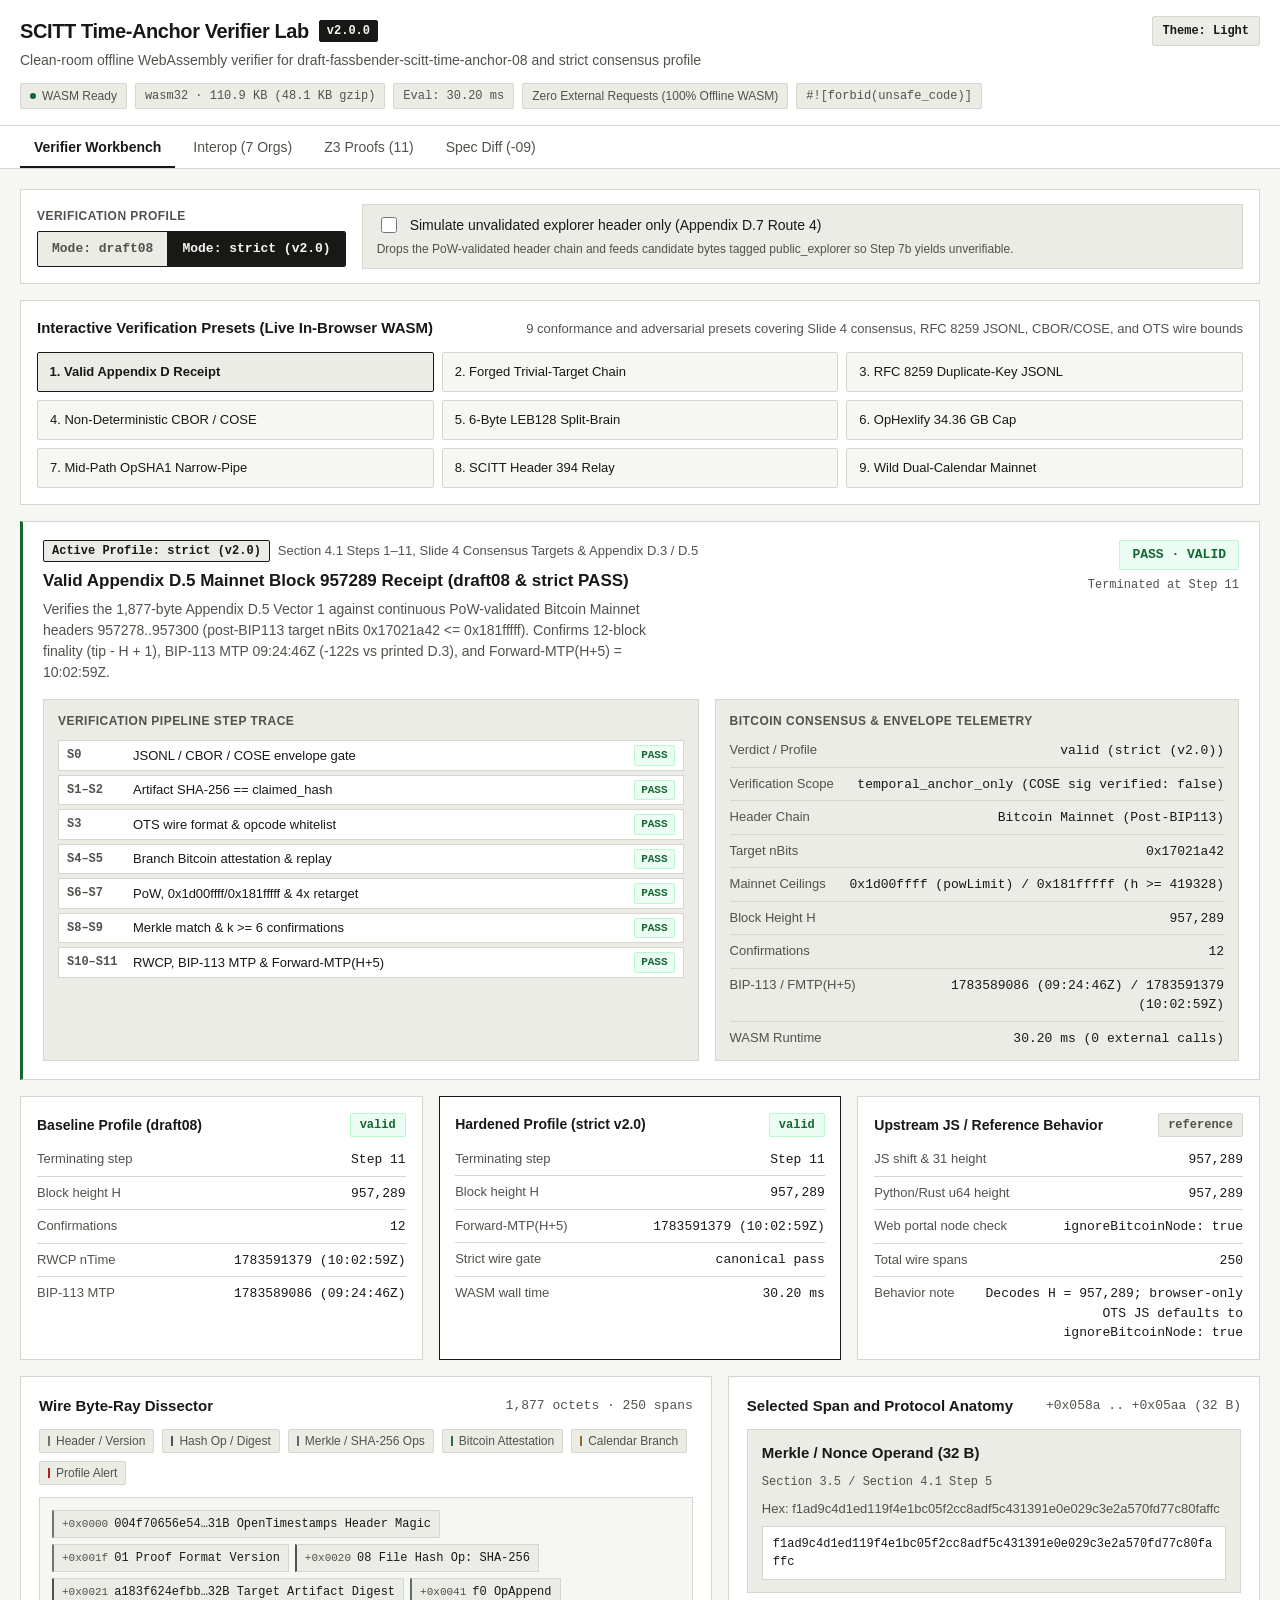
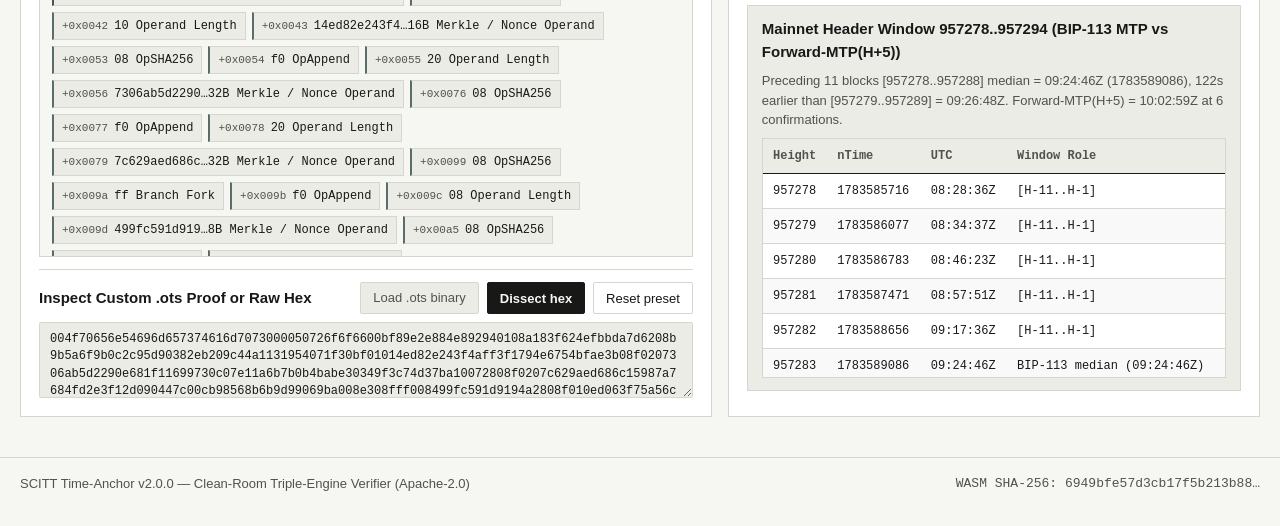
<file: web/index.html>
<!doctype html>
<html lang="en">
<head>
  <meta charset="utf-8">
  <meta name="viewport" content="width=device-width, initial-scale=1">
  <meta name="color-scheme" content="light dark">
  <meta name="darkreader-lock">
  <meta http-equiv="Content-Security-Policy" content="default-src 'self'; script-src 'self' 'wasm-unsafe-eval'; style-src 'self'; img-src 'self' data:; connect-src 'none'; object-src 'none'; base-uri 'self'">
  <title>SCITT Time-Anchor v2.0.0 — Offline WASM Verifier Lab</title>
  <meta name="description" content="Offline RFC Reference Verification Instrument for draft-fassbender-scitt-time-anchor-08 and strict consensus profile (Python 3, Rust, WebAssembly).">
  <meta property="og:type" content="website">
  <meta property="og:title" content="SCITT Time-Anchor v2.0.0 — Offline WASM Verifier Lab">
  <meta property="og:description" content="Offline RFC Reference Verification Instrument: deterministic COSE and OTS proof engine with 131/131 conformance, 11/11 Z3 formal proofs, 64-variant CBOR framing study, and 100,000 mutation fuzz vectors.">
  <meta property="og:image" content="./assets/scitt-time-anchor-v2-og.png">
  <meta property="og:image:type" content="image/png">
  <meta property="og:image:width" content="1280">
  <meta property="og:image:height" content="640">
  <meta property="og:image:alt" content="SCITT Time-Anchor v2.0.0 offline RFC verification instrument showing 131/131 conformance, 11/11 Z3 formal proofs, 100,000 fuzz vectors, 64-variant CBOR framing study, and S0..S11 PASS pipeline trace">
  <meta name="twitter:card" content="summary_large_image">
  <meta name="twitter:title" content="SCITT Time-Anchor v2.0.0 — Offline WASM Verifier Lab">
  <meta name="twitter:description" content="Offline RFC Reference Verification Instrument for draft-fassbender-scitt-time-anchor-08 + strict profile (110.9 KB WASM, 0 external calls).">
  <meta name="twitter:image" content="./assets/scitt-time-anchor-v2-og.png">
  <meta name="twitter:image:alt" content="SCITT Time-Anchor v2.0.0 offline verification summary and S0..S11 receipt pipeline trace">
  <link rel="icon" type="image/svg+xml" href="./assets/favicon.svg">
  <link rel="stylesheet" href="./styles.css">
  <script src="./theme.js"></script>
</head>
<body>
  <header class="site-header">
    <div class="header-inner">
      <div class="header-top-row">
        <div class="brand-block">
          <div class="title-row">
            <h1 class="site-title">SCITT Time-Anchor Verifier Lab</h1>
            <span class="version-tag mono notranslate" translate="no">v2.0.0</span>
          </div>
          <p class="site-subtitle">Clean-room offline WebAssembly verifier for draft-fassbender-scitt-time-anchor-08 and strict consensus profile</p>
        </div>
        <button type="button" id="theme-toggle-btn" class="theme-toggle-btn mono" aria-label="Switch color theme">Theme: System</button>
      </div>
      <div class="runtime-bar" aria-label="WASM runtime telemetry">
        <span id="wasm-status-chip" class="meta-chip"><span id="wasm-status-dot" class="status-dot" aria-hidden="true"></span><span id="wasm-status-text">Initializing WASM</span></span>
        <span class="meta-chip mono notranslate" id="wasm-size-chip" translate="no">110.9 KB WASM</span>
        <span class="meta-chip meta-chip-accent mono notranslate" id="wasm-latency-chip" translate="no">Eval: 0.00 ms</span>
        <span class="meta-chip meta-chip-offline" id="wasm-offline-chip">Zero External Requests (100% Offline WASM)</span>
        <span class="meta-chip mono notranslate" translate="no">#![forbid(unsafe_code)]</span>
      </div>
    </div>
  </header>

  <nav class="tab-bar-wrap" aria-label="Workbench sections">
    <div class="tab-bar" role="tablist" aria-label="Verification views">
      <button type="button" class="tab-btn" role="tab" id="tab-btn-workbench" aria-selected="true" data-tab="workbench">Verifier Workbench</button>
      <button type="button" class="tab-btn" role="tab" id="tab-btn-interop" aria-selected="false" data-tab="interop">Interop (7 Orgs)</button>
      <button type="button" class="tab-btn" role="tab" id="tab-btn-z3" aria-selected="false" data-tab="z3">Z3 Proofs (11)</button>
      <button type="button" class="tab-btn" role="tab" id="tab-btn-diff" aria-selected="false" data-tab="diff">Spec Diff (-09)</button>
    </div>
  </nav>

  <main class="main-shell">
    <!-- TAB 1: VERIFIER WORKBENCH -->
    <section id="panel-workbench" class="tab-panel" role="tabpanel" aria-labelledby="tab-btn-workbench">
      <div class="controls-bar">
        <div class="mode-selector-block">
          <span class="control-label">Verification Profile</span>
          <div class="mode-segmented" role="group" aria-label="Verification profile selector">
            <button type="button" id="mode-btn-draft08" class="mode-btn notranslate" data-mode="draft08" aria-pressed="false" translate="no">Mode: draft08</button>
            <button type="button" id="mode-btn-strict" class="mode-btn is-selected notranslate" data-mode="strict" aria-pressed="true" translate="no">Mode: strict (v2.0)</button>
          </div>
        </div>
        <div class="explorer-control-box">
          <label class="toggle-label" for="explorer-only-toggle">
            <input type="checkbox" id="explorer-only-toggle">
            <span>Simulate unvalidated explorer header only (Appendix D.7 Route 4)</span>
          </label>
          <p id="explorer-toggle-note" class="toggle-note">
            Drops the PoW-validated header chain and feeds candidate bytes tagged public_explorer so Step 7b yields unverifiable.
          </p>
        </div>
      </div>

      <div class="preset-section">
        <div class="section-bar">
          <h2 class="section-heading">Interactive Verification Presets (Live In-Browser WASM)</h2>
          <span class="section-caption">9 conformance and adversarial presets covering Slide 4 consensus, RFC 8259 JSONL, CBOR/COSE, and OTS wire bounds</span>
        </div>
        <div id="preset-grid" class="preset-grid"></div>
      </div>

      <!-- PRIMARY ACTIVE-MODE VERIFICATION VERDICT BANNER -->
      <section id="active-verdict-banner" class="active-verdict-banner" aria-live="polite">
        <div class="avb-header">
          <div class="avb-title-group">
            <div class="avb-kicker-row">
              <span id="avb-mode-pill" class="mode-pill mono notranslate" translate="no">strict (v2.0)</span>
              <span id="brief-cite" class="brief-cite"></span>
            </div>
            <h2 id="brief-title" class="brief-title">Loading preset</h2>
            <p id="brief-summary" class="brief-summary"></p>
          </div>
          <div class="avb-verdict-box">
            <span id="active-verdict-badge" class="outcome-badge outcome-badge-lg outcome-neutral notranslate" translate="no">PENDING</span>
            <span id="active-verdict-step" class="avb-step mono notranslate" translate="no">Step --</span>
          </div>
        </div>

        <div class="avb-grid">
          <div class="avb-subcard">
            <h3 class="subcard-title">Verification Pipeline Step Trace</h3>
            <ol id="step-trace-list" class="step-trace-list notranslate" translate="no"></ol>
          </div>
          <div class="avb-subcard">
            <h3 class="subcard-title">Bitcoin Consensus &amp; Envelope Telemetry</h3>
            <div id="consensus-telemetry-kv" class="kv-list notranslate" translate="no"></div>
          </div>
        </div>
      </section>

      <div id="feedback-banner" class="feedback-banner" role="alert"></div>

      <div class="verdict-grid">
        <article class="verdict-card" id="card-draft08">
          <div class="verdict-card-head">
            <h3 class="verdict-engine-name">Baseline Profile (draft08)</h3>
            <span id="badge-draft08" class="outcome-badge outcome-neutral notranslate" translate="no">pending</span>
          </div>
          <div id="kv-draft08" class="kv-list notranslate" translate="no"></div>
        </article>

        <article class="verdict-card is-active-mode" id="card-strict">
          <div class="verdict-card-head">
            <h3 class="verdict-engine-name">Hardened Profile (strict v2.0)</h3>
            <span id="badge-strict" class="outcome-badge outcome-neutral notranslate" translate="no">pending</span>
          </div>
          <div id="kv-strict" class="kv-list notranslate" translate="no"></div>
        </article>

        <article class="verdict-card" id="card-upstream-js">
          <div class="verdict-card-head">
            <h3 class="verdict-engine-name">Upstream JS / Reference Behavior</h3>
            <span id="badge-upstream-js" class="outcome-badge outcome-neutral notranslate" translate="no">reference</span>
          </div>
          <div id="kv-upstream-js" class="kv-list notranslate" translate="no"></div>
        </article>
      </div>

      <div class="workbench-split">
        <div class="panel-card">
          <div class="section-bar">
            <h3 class="section-heading">Wire Byte-Ray Dissector</h3>
            <span id="dissect-byte-summary" class="section-caption mono notranslate" translate="no">0 octets</span>
          </div>
          <div class="legend-row">
            <span class="legend-tag"><span class="swatch swatch-magic"></span>Header / Version</span>
            <span class="legend-tag"><span class="swatch swatch-digest"></span>Hash Op / Digest</span>
            <span class="legend-tag"><span class="swatch swatch-op"></span>Merkle / SHA-256 Ops</span>
            <span class="legend-tag"><span class="swatch swatch-btc"></span>Bitcoin Attestation</span>
            <span class="legend-tag"><span class="swatch swatch-pending"></span>Calendar Branch</span>
            <span class="legend-tag"><span class="swatch swatch-alert"></span>Profile Alert</span>
          </div>
          <div id="span-stream" class="span-stream notranslate" aria-label="Parsed OpenTimestamps byte spans" translate="no"></div>

          <div class="custom-input-box">
            <div class="input-toolbar">
              <span class="section-heading">Inspect Custom .ots Proof or Raw Hex</span>
              <div class="btn-row">
                <label class="file-label" for="ots-file-input">
                  <span>Load .ots binary</span>
                  <input type="file" id="ots-file-input" accept=".ots,application/octet-stream">
                </label>
                <button type="button" id="btn-run-custom-hex" class="action-btn action-btn-primary">Dissect hex</button>
                <button type="button" id="btn-reset-preset" class="action-btn">Reset preset</button>
              </div>
            </div>
            <textarea id="custom-hex-input" class="hex-textarea notranslate" spellcheck="false" translate="no" aria-label="Hexadecimal OpenTimestamps proof bytes" placeholder="Paste hexadecimal .ots bytes here"></textarea>
          </div>
        </div>

        <div class="panel-card">
          <div class="section-bar">
            <h3 class="section-heading">Selected Span and Protocol Anatomy</h3>
            <span id="selected-offset-chip" class="section-caption mono notranslate" translate="no">+0x0000</span>
          </div>

          <div class="detail-box">
            <h4 id="detail-title" class="detail-title">Select any byte span</h4>
            <div id="detail-section" class="detail-meta"></div>
            <p id="detail-desc" class="detail-desc"></p>
            <div id="detail-hex" class="hex-dump-box notranslate" translate="no"></div>
          </div>

          <div id="dynamic-subpanel"></div>
        </div>
      </div>
    </section>

    <!-- TAB 2: MULTI-VENDOR INTEROP MATRIX -->
    <section id="panel-interop" class="tab-panel" role="tabpanel" aria-labelledby="tab-btn-interop" hidden>
      <div class="metric-strip" id="interop-metrics"></div>

      <div class="panel-card">
        <div class="section-bar">
          <div>
            <h2 id="interop-table-caption" class="section-heading">Table A — Cross-Organization Interoperability Matrix (7 External Codebases + Triple Engine)</h2>
            <span class="section-caption">Real execution outputs across Umarise, OpenTimestamps JS/Python, EMILIA (-06), CryptoGeekPT (-03), DPS Lemonnier (-08), and WEXP / iSoluce SCITT</span>
          </div>
          <div class="btn-row">
            <button type="button" class="action-btn interop-filter-btn action-btn-primary" data-filter="all">All 16 vectors</button>
            <button type="button" class="action-btn interop-filter-btn" data-filter="positive">Mainnet positive</button>
            <button type="button" class="action-btn interop-filter-btn" data-filter="divergence">Divergences &amp; bugs</button>
          </div>
        </div>
        <div tabindex="0" role="region" aria-labelledby="interop-table-caption" class="table-wrapper table-wrapper-stack">
          <table class="data-table">
            <thead>
              <tr>
                <th>Vector</th>
                <th>Umarise &amp; JS OTS</th>
                <th>Python OTS 0.5.0</th>
                <th>EMILIA (-06)</th>
                <th>CryptoGeekPT (-03)</th>
                <th>DPS Lemonnier (-08)</th>
                <th>Triple (draft08)</th>
                <th>Triple (strict)</th>
              </tr>
            </thead>
            <tbody id="interop-tbody"></tbody>
          </table>
        </div>
      </div>

      <div class="panel-card">
        <div class="section-bar">
          <h2 id="scitt-cose-caption" class="section-heading">Live SCITT RFC 9943 / RFC 9942 / RFC 9921 Artifact Interop (WEXP &amp; iSoluce)</h2>
          <span class="section-caption">Verified against upstream pycose 1.1.0, pyscitt 0.15.0, and cbor2 5.9.0</span>
        </div>
        <div id="scitt-cose-summary"></div>
      </div>

      <div class="panel-card">
        <div class="section-bar">
          <h2 id="diff50k-caption" class="section-heading">Table B — Internal Triple-Engine Differential Verification (50,000 Seeded Vectors)</h2>
          <span class="section-caption">Evaluated across Python 3 stdlib, safe Native Rust, and zero-import WebAssembly</span>
        </div>
        <div id="diff50k-summary"></div>
      </div>
    </section>

    <!-- TAB 3: Z3 FORMAL PROOFS -->
    <section id="panel-z3" class="tab-panel" role="tabpanel" aria-labelledby="tab-btn-z3" hidden>
      <div class="metric-strip" id="z3-metrics"></div>
      <div class="panel-card">
        <div class="section-bar">
          <h2 id="z3-table-caption" class="section-heading">Microsoft Z3 SMT Solver Verification Summary (8 Protocol Findings + 3 Soundness Theorems)</h2>
          <span class="section-caption">Every edge case synthesized as SAT in baseline draft08 and proven UNSAT under strict consensus and wire invariants</span>
        </div>
        <div tabindex="0" role="region" aria-labelledby="z3-table-caption" class="table-wrapper table-wrapper-stack">
          <table class="data-table">
            <thead>
              <tr>
                <th>Finding</th>
                <th>Protocol Property</th>
                <th>Baseline draft08 Counterexample (SAT)</th>
                <th>Strict Invariant (UNSAT)</th>
                <th>Concrete Witness</th>
              </tr>
            </thead>
            <tbody id="z3-tbody"></tbody>
          </table>
        </div>
      </div>
    </section>

    <!-- TAB 4: CANDIDATE DRAFT-09 SPEC DIFF -->
    <section id="panel-diff" class="tab-panel" role="tabpanel" aria-labelledby="tab-btn-diff" hidden>
      <div class="panel-card">
        <div class="section-bar">
          <div>
            <h2 class="section-heading">Illustrative Editorial Diff Against draft-fassbender-scitt-time-anchor-08.txt</h2>
            <span class="section-caption">Non-normative implementer feedback verified cleanly with patch --dry-run (100% wild .ots backward compatibility)</span>
          </div>
          <div class="btn-row">
            <button type="button" id="btn-copy-diff" class="action-btn">Copy unified diff</button>
            <a href="./scitt_time_anchor.wasm" download="scitt_time_anchor.wasm" id="btn-download-wasm" class="action-btn">Download .wasm</a>
          </div>
        </div>
        <div id="diff-viewer" class="diff-viewer notranslate" translate="no"></div>
      </div>
    </section>
  </main>

  <footer class="site-footer">
    <span>SCITT Time-Anchor v2.0.0 — Clean-Room Triple-Engine Verifier (Apache-2.0)</span>
    <span class="mono notranslate" id="footer-sha256" translate="no"></span>
  </footer>

  <script src="./wasm_bundle.js"></script>
  <script src="./presets.js"></script>
  <script src="./app.js"></script>
</body>
</html>
</file>
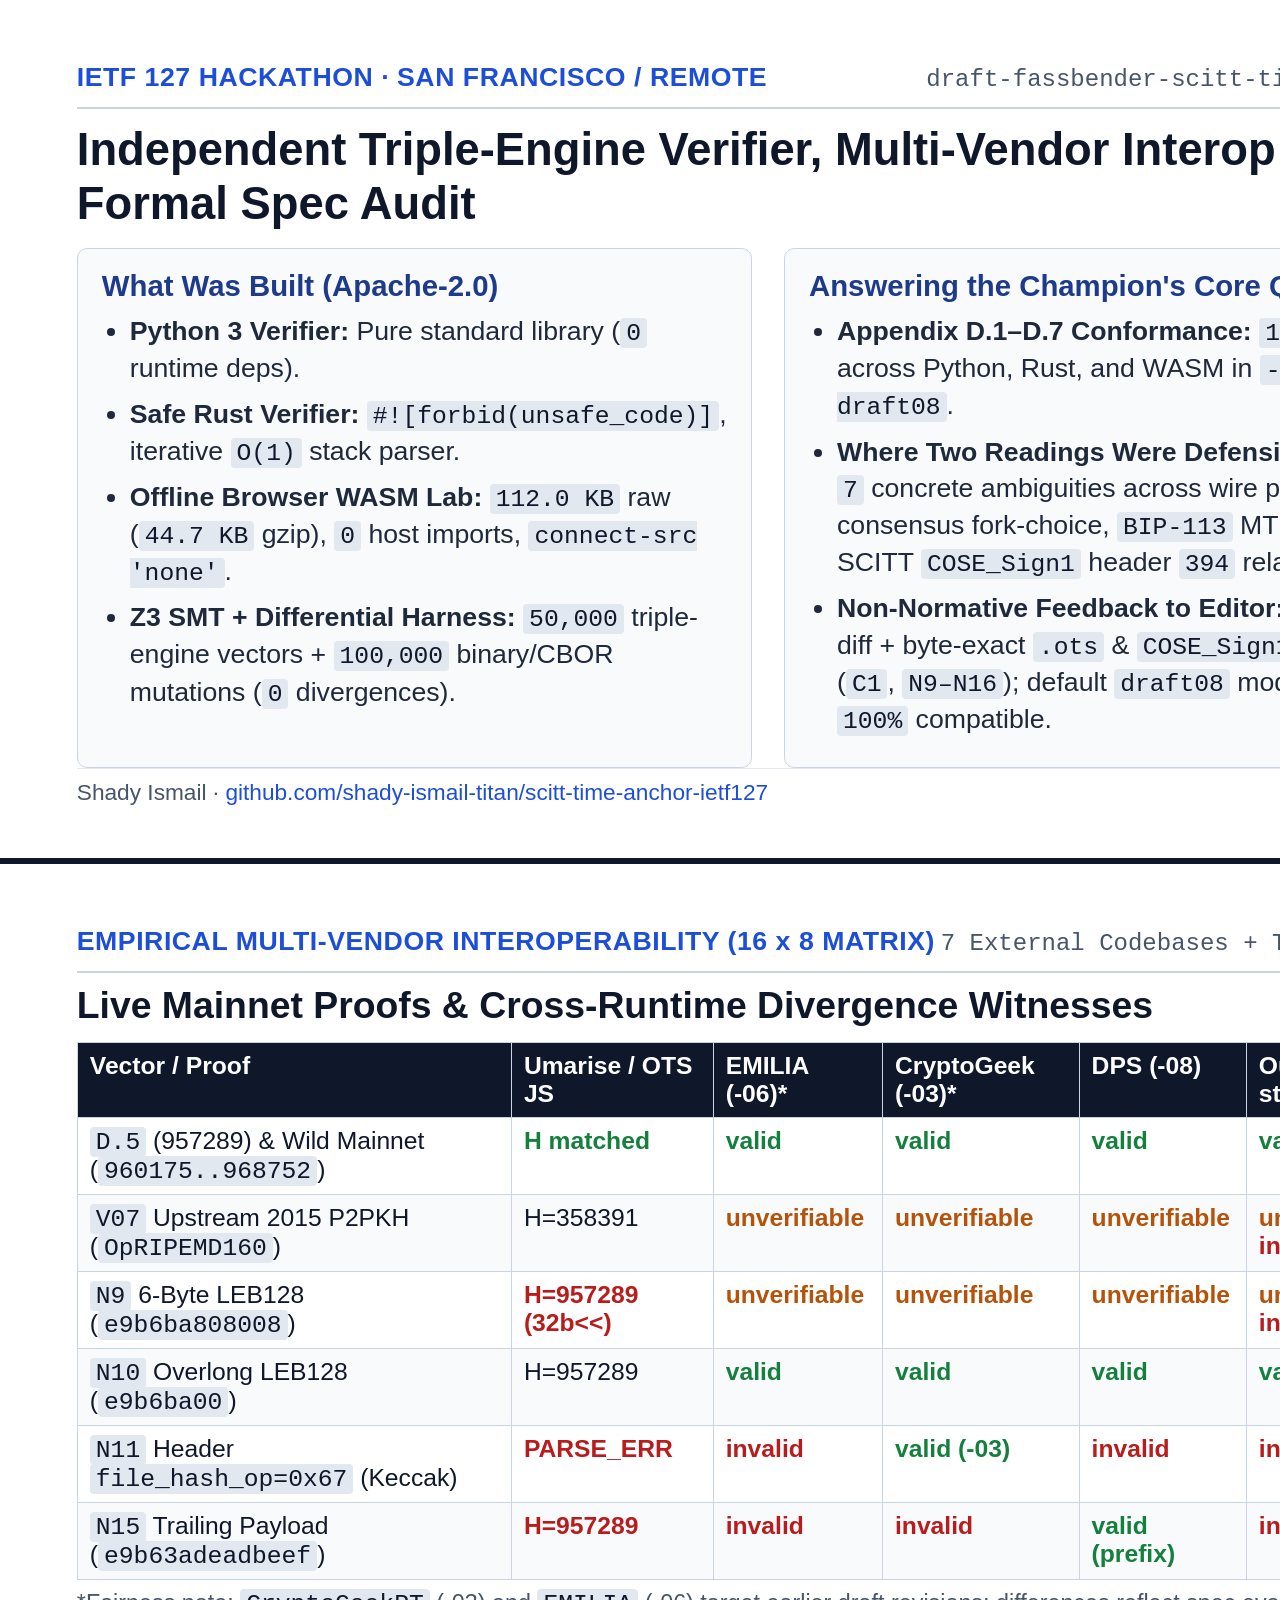
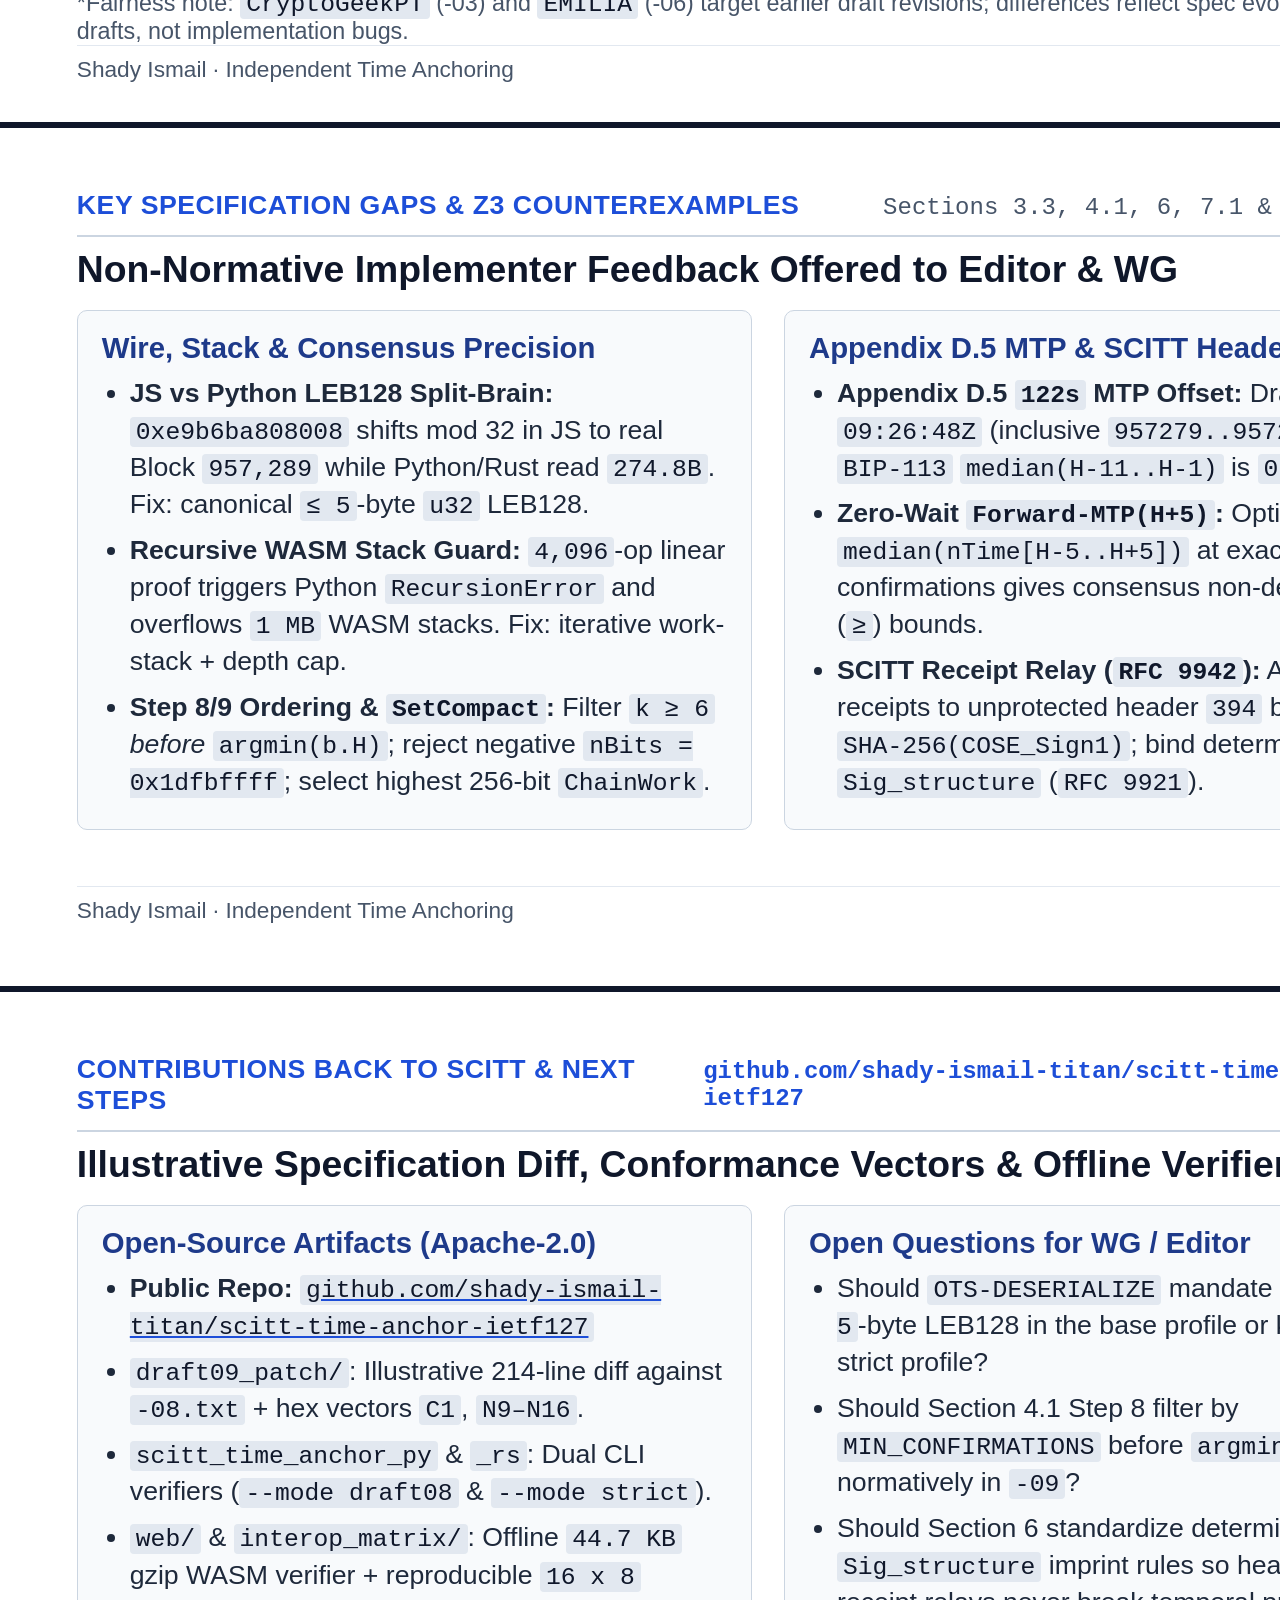
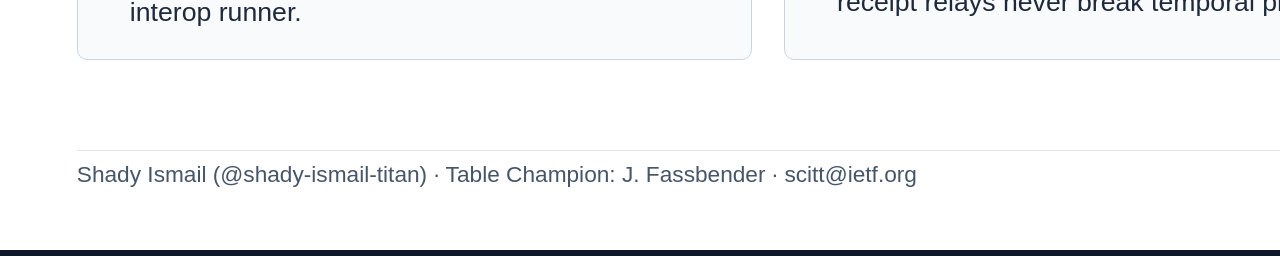
<file: IETF127_SCITT_Time_Anchor_Slides.html>
<!DOCTYPE html>
<html lang="en">
<head>
<meta charset="utf-8">
<title>IETF 127 Hackathon — draft-fassbender-scitt-time-anchor-08</title>
<style>
  @page { size: 16in 9in; margin: 0; }
  * { box-sizing: border-box; margin: 0; padding: 0; }
  body { font-family: -apple-system, BlinkMacSystemFont, "Segoe UI", Roboto, Helvetica, Arial, sans-serif; background: #fff; color: #0f172a; }
  .slide {
    width: 16in; height: 9in; padding: 0.65in 0.8in;
    page-break-after: always; display: flex; flex-direction: column; justify-content: space-between;
    background: #ffffff; border-bottom: 6px solid #0f172a;
  }
  .slide:last-child { page-break-after: auto; }
  .hdr { display: flex; justify-content: space-between; align-items: baseline; border-bottom: 2px solid #cbd5e1; padding-bottom: 14px; }
  .tag { font-size: 20pt; font-weight: 700; color: #1d4ed8; letter-spacing: 0.02em; }
  .meta { font-size: 18pt; color: #475569; font-family: ui-monospace, SFMono-Regular, Menlo, monospace; }
  h1 { font-size: 34pt; line-height: 1.18; color: #0f172a; margin-top: 14px; font-weight: 800; }
  h2 { font-size: 28pt; line-height: 1.2; color: #0f172a; margin-top: 10px; font-weight: 800; }
  .grid2 { display: grid; grid-template-columns: 1fr 1fr; gap: 32px; margin-top: 18px; flex: 1; align-content: start; }
  .card { background: #f8fafc; border: 1.5px solid #cbd5e1; border-radius: 10px; padding: 20px 24px; }
  .card h3 { font-size: 22pt; color: #1e3a8a; margin-bottom: 10px; }
  ul { padding-left: 28px; }
  li { font-size: 20pt; line-height: 1.38; margin-bottom: 9px; color: #1e293b; }
  code { font-family: ui-monospace, SFMono-Regular, Menlo, monospace; background: #e2e8f0; padding: 1px 6px; border-radius: 4px; font-size: 18.5pt; color: #0f172a; }
  table { width: 100%; border-collapse: collapse; margin-top: 14px; font-size: 18.5pt; }
  th, td { border: 1.5px solid #cbd5e1; padding: 9px 12px; text-align: left; vertical-align: top; }
  th { background: #0f172a; color: #ffffff; font-weight: 700; font-size: 18.5pt; }
  tr:nth-child(even) td { background: #f8fafc; }
  .ok { color: #15803d; font-weight: 700; }
  .warn { color: #b45309; font-weight: 700; }
  .bad { color: #b91c1c; font-weight: 700; }
  .ftr { display: flex; justify-content: space-between; font-size: 17pt; color: #475569; border-top: 1px solid #e2e8f0; padding-top: 10px; }
</style>
</head>
<body>

<section class="slide">
  <div>
    <div class="hdr">
      <span class="tag">IETF 127 HACKATHON &middot; SAN FRANCISCO / REMOTE</span>
      <span class="meta">draft-fassbender-scitt-time-anchor-08</span>
    </div>
    <h1>Independent Triple-Engine Verifier, Multi-Vendor Interop &amp; Formal Spec Audit</h1>
    <div class="grid2">
      <div class="card">
        <h3>What Was Built (Apache-2.0)</h3>
        <ul>
          <li><strong>Python 3 Verifier:</strong> Pure standard library (<code>0</code> runtime deps).</li>
          <li><strong>Safe Rust Verifier:</strong> <code>#![forbid(unsafe_code)]</code>, iterative <code>O(1)</code> stack parser.</li>
          <li><strong>Offline Browser WASM Lab:</strong> <code>112.0 KB</code> raw (<code>44.7 KB</code> gzip), <code>0</code> host imports, <code>connect-src 'none'</code>.</li>
          <li><strong>Z3 SMT + Differential Harness:</strong> <code>50,000</code> triple-engine vectors + <code>100,000</code> binary/CBOR mutations (<code>0</code> divergences).</li>
        </ul>
      </div>
      <div class="card">
        <h3>Answering the Champion's Core Question</h3>
        <ul>
          <li><strong>Appendix D.1&ndash;D.7 Conformance:</strong> <code>100%</code> match across Python, Rust, and WASM in <code>--mode draft08</code>.</li>
          <li><strong>Where Two Readings Were Defensible:</strong> Found <code>7</code> concrete ambiguities across wire parsing, consensus fork-choice, <code>BIP-113</code> MTP, and SCITT <code>COSE_Sign1</code> header <code>394</code> relay.</li>
          <li><strong>Non-Normative Feedback to Editor:</strong> Illustrative diff + byte-exact <code>.ots</code> &amp; <code>COSE_Sign1</code> vectors (<code>C1</code>, <code>N9&ndash;N16</code>); default <code>draft08</code> mode stays <code>100%</code> compatible.</li>
        </ul>
      </div>
    </div>
  </div>
  <div class="ftr">
    <span>Shady Ismail &middot; <a href="https://github.com/shady-ismail-titan/scitt-time-anchor-ietf127" style="color:#1d4ed8; text-decoration:none;">github.com/shady-ismail-titan/scitt-time-anchor-ietf127</a></span>
    <span>Slide 1 / 4</span>
  </div>
</section>

<section class="slide">
  <div>
    <div class="hdr">
      <span class="tag">EMPIRICAL MULTI-VENDOR INTEROPERABILITY (16 x 8 MATRIX)</span>
      <span class="meta">7 External Codebases + Triple Engine</span>
    </div>
    <h2>Live Mainnet Proofs &amp; Cross-Runtime Divergence Witnesses</h2>
    <table>
      <thead>
        <tr>
          <th>Vector / Proof</th>
          <th>Umarise / OTS JS</th>
          <th>EMILIA (-06)*</th>
          <th>CryptoGeek (-03)*</th>
          <th>DPS (-08)</th>
          <th>Ours (draft08 / strict)</th>
        </tr>
      </thead>
      <tbody>
        <tr>
          <td><code>D.5</code> (957289) &amp; Wild Mainnet (<code>960175..968752</code>)</td>
          <td class="ok">H matched</td>
          <td class="ok">valid</td>
          <td class="ok">valid</td>
          <td class="ok">valid</td>
          <td class="ok">valid / valid</td>
        </tr>
        <tr>
          <td><code>V07</code> Upstream 2015 P2PKH (<code>OpRIPEMD160</code>)</td>
          <td>H=358391</td>
          <td class="warn">unverifiable</td>
          <td class="warn">unverifiable</td>
          <td class="warn">unverifiable</td>
          <td class="warn">unverifiable / <span class="bad">invalid</span></td>
        </tr>
        <tr>
          <td><code>N9</code> 6-Byte LEB128 (<code>e9b6ba808008</code>)</td>
          <td class="bad">H=957289 (32b&lt;&lt;)</td>
          <td class="warn">unverifiable</td>
          <td class="warn">unverifiable</td>
          <td class="warn">unverifiable</td>
          <td class="warn">unverifiable / <span class="bad">invalid</span></td>
        </tr>
        <tr>
          <td><code>N10</code> Overlong LEB128 (<code>e9b6ba00</code>)</td>
          <td>H=957289</td>
          <td class="ok">valid</td>
          <td class="ok">valid</td>
          <td class="ok">valid</td>
          <td class="ok">valid / <span class="bad">invalid</span></td>
        </tr>
        <tr>
          <td><code>N11</code> Header <code>file_hash_op=0x67</code> (Keccak)</td>
          <td class="bad">PARSE_ERR</td>
          <td class="bad">invalid</td>
          <td class="ok">valid (-03)</td>
          <td class="bad">invalid</td>
          <td class="bad">invalid / invalid</td>
        </tr>
        <tr>
          <td><code>N15</code> Trailing Payload (<code>e9b63adeadbeef</code>)</td>
          <td class="bad">H=957289</td>
          <td class="bad">invalid</td>
          <td class="bad">invalid</td>
          <td class="ok">valid (prefix)</td>
          <td class="bad">invalid / invalid</td>
        </tr>
      </tbody>
    </table>
    <p style="font-size:17.5pt; color:#475569; margin-top:10px;">*Fairness note: <code>CryptoGeekPT</code> (-03) and <code>EMILIA</code> (-06) target earlier draft revisions; differences reflect spec evolution across drafts, not implementation bugs.</p>
  </div>
  <div class="ftr">
    <span>Shady Ismail &middot; Independent Time Anchoring</span>
    <span>Slide 2 / 4</span>
  </div>
</section>

<section class="slide">
  <div>
    <div class="hdr">
      <span class="tag">KEY SPECIFICATION GAPS &amp; Z3 COUNTEREXAMPLES</span>
      <span class="meta">Sections 3.3, 4.1, 6, 7.1 &amp; Appendix D.5</span>
    </div>
    <h2>Non-Normative Implementer Feedback Offered to Editor &amp; WG</h2>
    <div class="grid2">
      <div class="card">
        <h3>Wire, Stack &amp; Consensus Precision</h3>
        <ul>
          <li><strong>JS vs Python LEB128 Split-Brain:</strong> <code>0xe9b6ba808008</code> shifts mod 32 in JS to real Block <code>957,289</code> while Python/Rust read <code>274.8B</code>. Fix: canonical <code>&le; 5</code>-byte <code>u32</code> LEB128.</li>
          <li><strong>Recursive WASM Stack Guard:</strong> <code>4,096</code>-op linear proof triggers Python <code>RecursionError</code> and overflows <code>1 MB</code> WASM stacks. Fix: iterative work-stack + depth cap.</li>
          <li><strong>Step 8/9 Ordering &amp; <code>SetCompact</code>:</strong> Filter <code>k &ge; 6</code> <em>before</em> <code>argmin(b.H)</code>; reject negative <code>nBits = 0x1dfbffff</code>; select highest 256-bit <code>ChainWork</code>.</li>
        </ul>
      </div>
      <div class="card">
        <h3>Appendix D.5 MTP &amp; SCITT Header 394</h3>
        <ul>
          <li><strong>Appendix D.5 <code>122s</code> MTP Offset:</strong> Draft prints <code>09:26:48Z</code> (inclusive <code>957279..957289</code>); exact <code>BIP-113</code> <code>median(H-11..H-1)</code> is <code>09:24:46Z</code>.</li>
          <li><strong>Zero-Wait <code>Forward-MTP(H+5)</code>:</strong> Optional <code>median(nTime[H-5..H+5])</code> at exact <code>6</code> confirmations gives consensus non-decreasing (<code>&ge;</code>) bounds.</li>
          <li><strong>SCITT Receipt Relay (<code>RFC 9942</code>):</strong> Appending receipts to unprotected header <code>394</code> breaks outer <code>SHA-256(COSE_Sign1)</code>; bind deterministic <code>Sig_structure</code> (<code>RFC 9921</code>).</li>
        </ul>
      </div>
    </div>
  </div>
  <div class="ftr">
    <span>Shady Ismail &middot; Independent Time Anchoring</span>
    <span>Slide 3 / 4</span>
  </div>
</section>

<section class="slide">
  <div>
    <div class="hdr">
      <span class="tag">CONTRIBUTIONS BACK TO SCITT &amp; NEXT STEPS</span>
      <span class="meta"><a href="https://github.com/shady-ismail-titan/scitt-time-anchor-ietf127" style="color:#1d4ed8; text-decoration:none; font-weight:700;">github.com/shady-ismail-titan/scitt-time-anchor-ietf127</a></span>
    </div>
    <h2>Illustrative Specification Diff, Conformance Vectors &amp; Offline Verifier</h2>
    <div class="grid2">
      <div class="card">
        <h3>Open-Source Artifacts (Apache-2.0)</h3>
        <ul>
          <li><strong>Public Repo:</strong> <a href="https://github.com/shady-ismail-titan/scitt-time-anchor-ietf127" style="color:#1d4ed8; text-decoration:underline;"><code>github.com/shady-ismail-titan/scitt-time-anchor-ietf127</code></a></li>
          <li><code>draft09_patch/</code>: Illustrative 214-line diff against <code>-08.txt</code> + hex vectors <code>C1</code>, <code>N9&ndash;N16</code>.</li>
          <li><code>scitt_time_anchor_py</code> &amp; <code>_rs</code>: Dual CLI verifiers (<code>--mode draft08</code> &amp; <code>--mode strict</code>).</li>
          <li><code>web/</code> &amp; <code>interop_matrix/</code>: Offline <code>44.7 KB</code> gzip WASM verifier + reproducible <code>16 x 8</code> interop runner.</li>
        </ul>
      </div>
      <div class="card">
        <h3>Open Questions for WG / Editor</h3>
        <ul>
          <li>Should <code>OTS-DESERIALIZE</code> mandate canonical <code>&le; 5</code>-byte LEB128 in the base profile or keep it in a strict profile?</li>
          <li>Should Section 4.1 Step 8 filter by <code>MIN_CONFIRMATIONS</code> before <code>argmin(b.H)</code> normatively in <code>-09</code>?</li>
          <li>Should Section 6 standardize deterministic <code>Sig_structure</code> imprint rules so header <code>394</code> receipt relays never break temporal proofs?</li>
        </ul>
      </div>
    </div>
  </div>
  <div class="ftr">
    <span>Shady Ismail (@shady-ismail-titan) &middot; Table Champion: J. Fassbender &middot; scitt@ietf.org</span>
    <span>Slide 4 / 4</span>
  </div>
</section>

</body>
</html>
</file>
<file: web/styles.css>
/* SCITT Time-Anchor v2.0.0 — RFC Reference Instrument (Dieter Rams 0-2px Geometry x IETF Utility) */
:root {
  color-scheme: light dark;

  /* Calibrated Matte Neutral Surfaces (Light Mode) */
  --bg-page: #f6f6f3;
  --bg-surface: #ffffff;
  --bg-recessed: #ecece7;
  --bg-muted: #e2e2db;
  --border-hairline: #d6d6ce;
  --border-mid: #a8a89f;
  --border-strong: #181817;

  /* Calibrated Inks (Light Mode) */
  --text-primary: #181817;
  --text-secondary: #52524c;
  --text-muted: #73736b;

  /* Structural Monochrome Active Controls (Light Mode) */
  --ctrl-active-bg: #181817;
  --ctrl-active-ink: #f6f6f3;
  --ctrl-active-hover: #2f2f2b;
  --ctrl-emphasis-border: #181817;
  --row-zebra: rgba(0, 0, 0, 0.025);

  /* Four Unambiguous Cryptographic States ONLY */
  --valid-ink: #166534;
  --valid-bg: #ecfdf3;
  --valid-border: #bbf7d0;

  --unverifiable-ink: #b45309;
  --unverifiable-bg: #fffbeb;
  --unverifiable-border: #fde68a;

  --invalid-ink: #b91c1c;
  --invalid-bg: #fef2f2;
  --invalid-border: #fecaca;

  --lockdown-ink: #92400e;
  --lockdown-badge-ink: #92400e;
  --lockdown-bg: #ecece7;
  --lockdown-border: #92400e;

  /* Selection & Scrollbar */
  --sel-bg: #181817;
  --sel-ink: #f6f6f3;
  --scroll-thumb: #a8a89f;
  --scroll-track: #f6f6f3;

  /* Muted Tonal Left-Edge Indicators for Wire Byte-Ray Dissector */
  --swatch-magic: #73736b;
  --swatch-digest: #52524c;
  --swatch-op: #5b6d68;
  --swatch-btc: #2f6b47;
  --swatch-pending: #8f6a2e;
  --swatch-alert: #b91c1c;

  /* Typography — Clean System Sans & Tabular Monospace Only */
  --font-sans: -apple-system, BlinkMacSystemFont, "Segoe UI", Roboto, "Helvetica Neue", Arial, sans-serif;
  --font-mono: ui-monospace, SFMono-Regular, Menlo, Monaco, Consolas, "Liberation Mono", monospace;
}

:root:has(> head > meta[name="color-scheme"][content="dark"]),
html[data-theme="dark"] {
  color-scheme: dark;
}

:root:has(> head > meta[name="color-scheme"][content="light"]),
html[data-theme="light"] {
  color-scheme: light;
}

@media (prefers-color-scheme: dark) {
  :root:not([data-theme="light"]) {
    --bg-page: #151514;
    --bg-surface: #1c1c1a;
    --bg-recessed: #232320;
    --bg-muted: #2a2a26;
    --border-hairline: #2f2f2b;
    --border-mid: #40403b;
    --border-strong: #52524c;

    --text-primary: #e8e8e4;
    --text-secondary: #a3a39c;
    --text-muted: #787870;

    --ctrl-active-bg: #e8e8e4;
    --ctrl-active-ink: #151514;
    --ctrl-active-hover: #d4d4ce;
    --ctrl-emphasis-border: #e8e8e4;
    --row-zebra: rgba(255, 255, 255, 0.025);

    --valid-ink: #4ade80;
    --valid-bg: #14231a;
    --valid-border: #22543d;

    --unverifiable-ink: #fbbf24;
    --unverifiable-bg: #261f12;
    --unverifiable-border: #614b1a;

    --invalid-ink: #f87171;
    --invalid-bg: #281616;
    --invalid-border: #632626;

    --lockdown-ink: #e8e8e4;
    --lockdown-badge-ink: #f59e0b;
    --lockdown-bg: #232320;
    --lockdown-border: #d97706;

    --sel-bg: #e8e8e4;
    --sel-ink: #151514;
    --scroll-thumb: #52524c;
    --scroll-track: #151514;

    --swatch-magic: #787870;
    --swatch-digest: #a3a39c;
    --swatch-op: #7a948c;
    --swatch-btc: #4b9e6d;
    --swatch-pending: #b88e44;
    --swatch-alert: #f87171;
  }
}

html[data-theme="dark"] {
  --bg-page: #151514;
  --bg-surface: #1c1c1a;
  --bg-recessed: #232320;
  --bg-muted: #2a2a26;
  --border-hairline: #2f2f2b;
  --border-mid: #40403b;
  --border-strong: #52524c;

  --text-primary: #e8e8e4;
  --text-secondary: #a3a39c;
  --text-muted: #787870;

  --ctrl-active-bg: #e8e8e4;
  --ctrl-active-ink: #151514;
  --ctrl-active-hover: #d4d4ce;
  --ctrl-emphasis-border: #e8e8e4;
  --row-zebra: rgba(255, 255, 255, 0.025);

  --valid-ink: #4ade80;
  --valid-bg: #14231a;
  --valid-border: #22543d;

  --unverifiable-ink: #fbbf24;
  --unverifiable-bg: #261f12;
  --unverifiable-border: #614b1a;

  --invalid-ink: #f87171;
  --invalid-bg: #281616;
  --invalid-border: #632626;

  --lockdown-ink: #e8e8e4;
  --lockdown-badge-ink: #f59e0b;
  --lockdown-bg: #232320;
  --lockdown-border: #d97706;

  --sel-bg: #e8e8e4;
  --sel-ink: #151514;
  --scroll-thumb: #52524c;
  --scroll-track: #151514;

  --swatch-magic: #787870;
  --swatch-digest: #a3a39c;
  --swatch-op: #7a948c;
  --swatch-btc: #4b9e6d;
  --swatch-pending: #b88e44;
  --swatch-alert: #f87171;
}

*,
*::before,
*::after {
  box-sizing: border-box;
  box-shadow: none;
  background-image: none;
}

::selection {
  background-color: var(--sel-bg);
  color: var(--sel-ink);
}

html {
  font-size: 16px;
  scrollbar-color: var(--scroll-thumb) var(--scroll-track);
}

body {
  margin: 0;
  padding: 0;
  background-color: var(--bg-page);
  color: var(--text-primary);
  font-family: var(--font-sans);
  line-height: 1.5;
  -webkit-font-smoothing: antialiased;
  overflow-x: hidden;
}

[hidden] {
  display: none !important;
}

:focus-visible {
  outline: 2px solid var(--text-primary);
  outline-offset: 2px;
}

.mono {
  font-family: var(--font-mono);
  font-variant-numeric: tabular-nums;
}

code {
  font-family: var(--font-mono);
  font-variant-numeric: tabular-nums;
  font-size: 0.875em;
  padding: 1px 4px;
  border-radius: 0px;
  border: 1px solid var(--border-hairline);
  background-color: var(--bg-recessed);
  color: var(--text-primary);
}

/* Header & Quiet Monochrome Telemetry Strip */
.site-header {
  background-color: var(--bg-surface);
  border-bottom: 1px solid var(--border-hairline);
  margin: 0;
}

.header-inner {
  max-width: 1440px;
  margin: 0 auto;
  padding: 16px 20px;
  display: flex;
  flex-direction: column;
  gap: 12px;
}

.header-top-row {
  display: flex;
  align-items: flex-start;
  justify-content: space-between;
  gap: 12px;
  flex-wrap: wrap;
}

.brand-block {
  display: flex;
  flex-direction: column;
  gap: 4px;
  min-width: 0;
  flex: 1 1 260px;
}

.theme-toggle-btn {
  appearance: none;
  min-height: 30px;
  padding: 4px 10px;
  border-radius: 2px;
  border: 1px solid var(--border-hairline);
  background-color: var(--bg-recessed);
  color: var(--text-primary);
  font-family: var(--font-mono);
  font-variant-numeric: tabular-nums;
  font-size: 0.75rem;
  font-weight: 600;
  cursor: pointer;
  white-space: nowrap;
  flex-shrink: 0;
  transition: background-color 80ms ease-out, border-color 80ms ease-out;
}

.theme-toggle-btn:hover {
  background-color: var(--bg-muted);
  border-color: var(--border-strong);
}

.title-row {
  display: flex;
  align-items: center;
  gap: 10px;
  flex-wrap: wrap;
}

.site-title {
  margin: 0;
  font-size: 1.25rem;
  font-weight: 700;
  letter-spacing: -0.02em;
  color: var(--text-primary);
}

.version-tag {
  display: inline-flex;
  align-items: center;
  height: 22px;
  padding: 0 7px;
  border-radius: 2px;
  background-color: var(--ctrl-active-bg);
  border: 1px solid var(--ctrl-active-bg);
  color: var(--ctrl-active-ink);
  font-size: 0.75rem;
  font-weight: 600;
  font-variant-numeric: tabular-nums;
}

.site-subtitle {
  margin: 0;
  font-size: 0.875rem;
  color: var(--text-secondary);
}

.runtime-bar {
  display: flex;
  align-items: center;
  gap: 8px;
  flex-wrap: wrap;
}

.meta-chip {
  display: inline-flex;
  align-items: center;
  gap: 6px;
  min-height: 26px;
  padding: 2px 9px;
  border-radius: 2px;
  border: 1px solid var(--border-hairline);
  background-color: var(--bg-recessed);
  font-size: 0.75rem;
  font-weight: 500;
  font-variant-numeric: tabular-nums;
  color: var(--text-secondary);
  max-width: 100%;
}

.meta-chip-accent,
.meta-chip-offline {
  background-color: var(--bg-recessed);
  border-color: var(--border-hairline);
  color: var(--text-secondary);
  font-weight: 500;
}

.status-dot {
  width: 6px;
  height: 6px;
  border-radius: 50%;
  background-color: var(--valid-ink);
  flex-shrink: 0;
}

#wasm-status-chip.outcome-unverifiable {
  background-color: var(--lockdown-bg);
  border-color: var(--lockdown-border);
  color: var(--lockdown-badge-ink);
  font-weight: 600;
}

/* Single-Row Scrollable Tablist */
.tab-bar-wrap {
  background-color: var(--bg-surface);
  border-bottom: 1px solid var(--border-hairline);
}

.tab-bar {
  max-width: 1440px;
  margin: 0 auto;
  padding: 0 20px;
  display: flex;
  align-items: stretch;
  gap: 4px;
  flex-wrap: nowrap;
  overflow-x: auto;
  scrollbar-width: thin;
}

.tab-btn {
  position: relative;
  appearance: none;
  flex: none;
  height: 42px;
  padding: 0 14px;
  border: 0;
  border-radius: 0px;
  background-color: transparent;
  color: var(--text-secondary);
  font-family: var(--font-sans);
  font-size: 0.875rem;
  font-weight: 500;
  cursor: pointer;
  white-space: nowrap;
  transition: color 80ms ease-out, background-color 80ms ease-out;
}

.tab-btn:hover {
  background-color: var(--bg-recessed);
  color: var(--text-primary);
}

.tab-btn[aria-selected="true"] {
  color: var(--text-primary);
  font-weight: 600;
}

.tab-btn[aria-selected="true"]::after {
  content: "";
  position: absolute;
  inset: auto 0 0;
  border-block-end: 2px solid var(--ctrl-emphasis-border);
}

/* Main Shell */
.main-shell {
  max-width: 1440px;
  margin: 0 auto;
  padding: 20px 20px 40px 20px;
}

.tab-panel {
  display: flex;
  flex-direction: column;
  gap: 16px;
}

/* Mode Selector + Explorer Control Row */
.controls-bar {
  background-color: var(--bg-surface);
  border: 1px solid var(--border-hairline);
  border-radius: 0px;
  padding: 14px 16px;
  display: grid;
  grid-template-columns: minmax(0, auto) minmax(0, 1fr);
  gap: 16px;
  align-items: center;
}

.mode-selector-block {
  display: flex;
  flex-direction: column;
  gap: 6px;
}

.control-label {
  font-size: 0.75rem;
  font-weight: 600;
  letter-spacing: 0.04em;
  text-transform: uppercase;
  color: var(--text-secondary);
}

.mode-segmented {
  display: inline-flex;
  border: 1px solid var(--border-strong);
  border-radius: 2px;
  overflow: hidden;
  background-color: var(--bg-recessed);
  max-width: 100%;
}

.mode-btn {
  appearance: none;
  min-height: 34px;
  padding: 6px 14px;
  border: 0;
  border-radius: 0px;
  background-color: transparent;
  color: var(--text-secondary);
  font-family: var(--font-mono);
  font-variant-numeric: tabular-nums;
  font-size: 0.8125rem;
  font-weight: 600;
  cursor: pointer;
  white-space: nowrap;
  transition: background-color 80ms ease-out, color 80ms ease-out;
}

.mode-btn + .mode-btn {
  border-left: 1px solid var(--border-strong);
}

.mode-btn:hover:not(.is-selected) {
  background-color: var(--bg-muted);
  color: var(--text-primary);
}

.mode-btn.is-selected {
  background-color: var(--ctrl-active-bg);
  color: var(--ctrl-active-ink);
  box-shadow: none;
}

.explorer-control-box {
  background-color: var(--bg-recessed);
  border: 1px solid var(--border-hairline);
  border-radius: 0px;
  padding: 10px 14px;
  display: flex;
  flex-direction: column;
  gap: 4px;
  min-width: 0;
}

.toggle-label {
  display: flex;
  align-items: flex-start;
  gap: 10px;
  cursor: pointer;
  font-size: 0.875rem;
  font-weight: 500;
  color: var(--text-primary);
}

.toggle-label input[type="checkbox"] {
  width: 16px;
  height: 16px;
  margin-top: 2px;
  accent-color: var(--text-primary);
  border-radius: 2px;
  flex-shrink: 0;
  cursor: pointer;
}

.toggle-note {
  margin: 0;
  font-size: 0.75rem;
  color: var(--text-secondary);
}

/* Preset Selector Grid */
.preset-section {
  background-color: var(--bg-surface);
  border: 1px solid var(--border-hairline);
  border-radius: 0px;
  padding: 16px;
  display: flex;
  flex-direction: column;
  gap: 12px;
}

.section-bar {
  display: flex;
  align-items: center;
  justify-content: space-between;
  gap: 12px;
  flex-wrap: wrap;
}

.section-heading {
  margin: 0;
  font-size: 0.9375rem;
  font-weight: 600;
  color: var(--text-primary);
}

.section-caption {
  font-size: 0.8125rem;
  color: var(--text-secondary);
}

.preset-grid {
  display: grid;
  grid-template-columns: repeat(3, minmax(0, 1fr));
  gap: 8px;
}

.preset-btn {
  appearance: none;
  min-height: 40px;
  padding: 8px 12px;
  border-radius: 2px;
  border: 1px solid var(--border-hairline);
  background-color: var(--bg-page);
  color: var(--text-primary);
  font-family: var(--font-sans);
  font-size: 0.8125rem;
  font-weight: 500;
  text-align: left;
  cursor: pointer;
  overflow-wrap: anywhere;
  transition: background-color 80ms ease-out, border-color 80ms ease-out;
}

.preset-btn:hover {
  background-color: var(--bg-recessed);
  border-color: var(--border-strong);
}

.preset-btn.is-selected {
  background-color: var(--bg-recessed);
  border: 1.5px solid var(--ctrl-emphasis-border);
  padding: 7.5px 11.5px;
  color: var(--text-primary);
  font-weight: 600;
}

/* Primary Active-Mode Verification Verdict Banner */
.active-verdict-banner {
  background-color: var(--bg-surface);
  border: 1px solid var(--border-hairline);
  border-left: 3px solid var(--border-strong);
  border-radius: 0px;
  padding: 18px 20px;
  display: flex;
  flex-direction: column;
  gap: 16px;
}

.active-verdict-banner.is-valid {
  border-left-color: var(--valid-ink);
}

.active-verdict-banner.is-invalid {
  border-left-color: var(--invalid-ink);
}

.active-verdict-banner.is-unverifiable {
  border-left-color: var(--unverifiable-ink);
}

body:has(#wasm-status-chip.outcome-unverifiable) #active-verdict-banner.is-unverifiable {
  background-color: var(--bg-surface);
  border: 1px solid var(--lockdown-border);
  border-left: 3px solid var(--lockdown-border);
}

.avb-header {
  display: flex;
  align-items: flex-start;
  justify-content: space-between;
  gap: 16px;
  flex-wrap: wrap;
}

.avb-title-group {
  display: flex;
  flex-direction: column;
  gap: 6px;
  min-width: 0;
  flex: 1 1 320px;
}

.avb-kicker-row {
  display: flex;
  align-items: center;
  gap: 8px;
  flex-wrap: wrap;
}

.mode-pill {
  display: inline-flex;
  align-items: center;
  height: 22px;
  padding: 0 8px;
  border-radius: 2px;
  background-color: var(--bg-recessed);
  border: 1px solid var(--border-strong);
  color: var(--text-primary);
  font-size: 0.75rem;
  font-weight: 600;
  font-variant-numeric: tabular-nums;
}

.brief-title {
  margin: 0;
  font-size: 1.0625rem;
  font-weight: 700;
  color: var(--text-primary);
}

.brief-cite {
  font-size: 0.8125rem;
  color: var(--text-secondary);
  font-weight: 500;
}

.brief-summary {
  margin: 0;
  font-size: 0.875rem;
  color: var(--text-secondary);
  max-width: 80ch;
}

.avb-verdict-box {
  display: flex;
  flex-direction: column;
  align-items: flex-end;
  gap: 6px;
  flex-shrink: 0;
}

.avb-step {
  font-size: 0.75rem;
  font-variant-numeric: tabular-nums;
  color: var(--text-secondary);
}

.avb-grid {
  display: grid;
  grid-template-columns: minmax(0, 1.25fr) minmax(0, 1fr);
  gap: 16px;
}

.avb-subcard {
  background-color: var(--bg-recessed);
  border: 1px solid var(--border-hairline);
  border-radius: 0px;
  padding: 12px 14px;
  display: flex;
  flex-direction: column;
  gap: 10px;
  min-width: 0;
}

.subcard-title {
  margin: 0;
  font-size: 0.75rem;
  font-weight: 600;
  text-transform: uppercase;
  letter-spacing: 0.04em;
  color: var(--text-secondary);
}

.step-trace-list {
  list-style: none;
  margin: 0;
  padding: 0;
  display: flex;
  flex-direction: column;
  gap: 4px;
}

.step-trace-item {
  display: grid;
  grid-template-columns: 58px minmax(0, 1fr) auto;
  align-items: center;
  gap: 8px;
  font-size: 0.8125rem;
  font-variant-numeric: tabular-nums;
  padding: 4px 8px;
  border-radius: 0px;
  background-color: var(--bg-surface);
  border: 1px solid var(--border-hairline);
}

.trace-stage {
  font-family: var(--font-mono);
  font-variant-numeric: tabular-nums;
  font-size: 0.75rem;
  font-weight: 600;
  color: var(--text-secondary);
}

.trace-label {
  color: var(--text-primary);
  min-width: 0;
  overflow-wrap: anywhere;
}

.trace-pill {
  font-family: var(--font-mono);
  font-variant-numeric: tabular-nums;
  font-size: 0.6875rem;
  font-weight: 700;
  padding: 1px 6px;
  border-radius: 2px;
  border: 1px solid var(--border-hairline);
}

.trace-pill.is-pass {
  background-color: var(--valid-bg);
  border-color: var(--valid-border);
  color: var(--valid-ink);
}

.trace-pill.is-fail {
  background-color: var(--invalid-bg);
  border-color: var(--invalid-border);
  color: var(--invalid-ink);
}

.trace-pill.is-warn {
  background-color: var(--unverifiable-bg);
  border-color: var(--unverifiable-border);
  color: var(--unverifiable-ink);
}

.trace-pill.is-skip {
  background-color: var(--bg-recessed);
  border-color: var(--border-hairline);
  color: var(--text-secondary);
}

/* Error / Bounds / Lockdown Feedback Banner */
.feedback-banner {
  display: none;
  padding: 12px 16px;
  border-radius: 0px;
  border: 1px solid var(--invalid-border);
  background-color: var(--invalid-bg);
  color: var(--invalid-ink);
  font-size: 0.875rem;
}

.feedback-banner.is-visible {
  display: block;
}

.feedback-banner.outcome-unverifiable {
  background-color: var(--lockdown-bg);
  border-color: var(--lockdown-border);
  color: var(--lockdown-ink);
}

/* Verdict 3-Column Strip */
.verdict-grid {
  display: grid;
  grid-template-columns: repeat(3, minmax(0, 1fr));
  gap: 16px;
  align-items: stretch;
}

.verdict-card {
  background-color: var(--bg-surface);
  border: 1px solid var(--border-hairline);
  border-radius: 0px;
  padding: 16px;
  display: flex;
  flex-direction: column;
  justify-content: flex-start;
  gap: 12px;
  min-width: 0;
}

.verdict-card.is-active-mode {
  background-color: var(--bg-surface);
  border: 1.5px solid var(--ctrl-emphasis-border);
  padding: 15.5px;
  box-shadow: none;
}

.verdict-card-head {
  display: flex;
  align-items: center;
  justify-content: space-between;
  gap: 8px;
  flex-wrap: wrap;
}

.verdict-engine-name {
  margin: 0;
  font-size: 0.875rem;
  font-weight: 600;
  color: var(--text-primary);
}

.outcome-badge {
  display: inline-flex;
  align-items: center;
  min-height: 24px;
  padding: 2px 9px;
  border-radius: 2px;
  border: 1px solid var(--border-hairline);
  font-family: var(--font-mono);
  font-variant-numeric: tabular-nums;
  font-size: 0.75rem;
  font-weight: 700;
  flex-shrink: 0;
  max-width: 100%;
}

.outcome-badge-lg {
  min-height: 30px;
  padding: 4px 12px;
  font-size: 0.8125rem;
}

.outcome-valid {
  background-color: var(--valid-bg);
  border-color: var(--valid-border);
  color: var(--valid-ink);
}

.outcome-unverifiable {
  background-color: var(--unverifiable-bg);
  border-color: var(--unverifiable-border);
  color: var(--unverifiable-ink);
}

.outcome-invalid {
  background-color: var(--invalid-bg);
  border-color: var(--invalid-border);
  color: var(--invalid-ink);
}

.outcome-neutral {
  background-color: var(--bg-recessed);
  border-color: var(--border-hairline);
  color: var(--text-secondary);
}

body:has(#wasm-status-chip.outcome-unverifiable) #active-verdict-badge.outcome-unverifiable {
  background-color: var(--lockdown-bg);
  border-color: var(--lockdown-border);
  color: var(--lockdown-badge-ink);
}

.kv-list {
  margin: 0;
  padding: 0;
  display: flex;
  flex-direction: column;
  gap: 6px;
}

.kv-row {
  display: flex;
  align-items: baseline;
  justify-content: space-between;
  gap: 12px;
  font-size: 0.8125rem;
  border-top: 1px solid var(--border-hairline);
  padding-top: 6px;
}

.kv-row:first-child {
  border-top: 0;
  padding-top: 0;
}

.kv-key {
  color: var(--text-secondary);
  flex-shrink: 0;
}

.kv-val {
  color: var(--text-primary);
  font-family: var(--font-mono);
  font-variant-numeric: tabular-nums;
  text-align: right;
  overflow-wrap: anywhere;
  min-width: 0;
}

/* 2-Column Matched-Height Byte-Ray Split Grid */
.workbench-split {
  display: grid;
  grid-template-columns: minmax(0, 1.3fr) minmax(0, 1fr);
  gap: 16px;
  align-items: stretch;
}

.panel-card {
  background-color: var(--bg-surface);
  border: 1px solid var(--border-hairline);
  border-radius: 0px;
  padding: 18px;
  display: flex;
  flex-direction: column;
  justify-content: flex-start;
  gap: 12px;
  min-width: 0;
}

.legend-row {
  display: flex;
  align-items: center;
  gap: 8px;
  flex-wrap: wrap;
}

.legend-tag {
  display: inline-flex;
  align-items: center;
  gap: 6px;
  padding: 2px 8px;
  border-radius: 2px;
  font-size: 0.75rem;
  border: 1px solid var(--border-hairline);
  background-color: var(--bg-recessed);
  color: var(--text-secondary);
}

.swatch {
  width: 2px;
  height: 10px;
  border-radius: 0px;
  flex-shrink: 0;
}

.swatch-magic { background-color: var(--swatch-magic); }
.swatch-digest { background-color: var(--swatch-digest); }
.swatch-op { background-color: var(--swatch-op); }
.swatch-btc { background-color: var(--swatch-btc); }
.swatch-pending { background-color: var(--swatch-pending); }
.swatch-alert { background-color: var(--swatch-alert); }

/* Wire Byte-Ray Dissector — Monochrome Chips + 2px Muted Left-Edge Bar */
.span-stream {
  background-color: var(--bg-page);
  border: 1px solid var(--border-hairline);
  border-radius: 0px;
  padding: 12px;
  max-height: 360px;
  overflow-y: auto;
  display: flex;
  flex-wrap: wrap;
  align-content: flex-start;
  gap: 6px;
}

.span-chip {
  appearance: none;
  display: inline-flex;
  align-items: center;
  gap: 6px;
  min-height: 28px;
  padding: 4px 8px;
  border-radius: 0px;
  border: 1px solid var(--border-hairline);
  border-left-width: 2px;
  background-color: var(--bg-recessed);
  color: var(--text-primary);
  font-family: var(--font-mono);
  font-variant-numeric: tabular-nums;
  font-size: 0.75rem;
  cursor: pointer;
  text-align: left;
  max-width: 100%;
  transition: border-color 80ms ease-out, background-color 80ms ease-out;
}

.span-chip:hover {
  border-color: var(--border-strong);
  background-color: var(--bg-muted);
}

.span-chip.is-active {
  border-color: var(--ctrl-active-bg);
  background-color: var(--ctrl-active-bg);
  color: var(--ctrl-active-ink);
}

.span-chip.is-active .span-off {
  color: var(--ctrl-active-ink);
  opacity: 0.78;
}

.span-chip[data-kind="magic"],
.span-chip[data-kind="version"] {
  border-left: 2px solid var(--swatch-magic);
}

.span-chip[data-kind="hash_op"],
.span-chip[data-kind="digest"] {
  border-left: 2px solid var(--swatch-digest);
}

.span-chip[data-kind="op_concat"],
.span-chip[data-kind="operand"],
.span-chip[data-kind="op_sha256"],
.span-chip[data-kind="varuint_len"],
.span-chip[data-kind="branch"] {
  border-left: 2px solid var(--swatch-op);
}

.span-chip[data-kind="att_marker"],
.span-chip[data-kind="btc_tag"],
.span-chip[data-kind="btc_height"] {
  border-left: 2px solid var(--swatch-btc);
}

.span-chip[data-kind="pending_tag"],
.span-chip[data-kind="pending_uri"],
.span-chip[data-kind="unknown_tag"],
.span-chip[data-kind="unknown_payload"] {
  border-left: 2px solid var(--swatch-pending);
}

.span-chip[data-kind="op_alert"],
.span-chip[data-kind="btc_height_alert"] {
  background-color: var(--invalid-bg);
  border-color: var(--invalid-border);
  border-left: 2px solid var(--swatch-alert);
  color: var(--invalid-ink);
}

.span-chip[data-kind="op_alert"].is-active,
.span-chip[data-kind="btc_height_alert"].is-active {
  background-color: var(--ctrl-active-bg);
  border-color: var(--ctrl-active-bg);
  border-left: 2px solid var(--swatch-alert);
  color: var(--ctrl-active-ink);
}

.span-off {
  color: var(--text-secondary);
  font-size: 0.6875rem;
  font-variant-numeric: tabular-nums;
}

.span-hex {
  font-weight: 500;
  font-variant-numeric: tabular-nums;
  overflow-wrap: anywhere;
}

/* Custom Input Controls */
.custom-input-box {
  border-top: 1px solid var(--border-hairline);
  padding-top: 12px;
  display: flex;
  flex-direction: column;
  gap: 8px;
}

.input-toolbar {
  display: flex;
  align-items: center;
  justify-content: space-between;
  gap: 8px;
  flex-wrap: wrap;
}

.btn-row {
  display: flex;
  align-items: center;
  gap: 8px;
  flex-wrap: wrap;
}

.action-btn {
  appearance: none;
  min-height: 32px;
  padding: 4px 12px;
  border-radius: 2px;
  border: 1px solid var(--border-hairline);
  background-color: var(--bg-surface);
  color: var(--text-primary);
  font-family: var(--font-sans);
  font-size: 0.8125rem;
  font-weight: 500;
  text-decoration: none;
  cursor: pointer;
  display: inline-flex;
  align-items: center;
  gap: 6px;
  flex-shrink: 0;
  transition: background-color 80ms ease-out, border-color 80ms ease-out;
}

.action-btn:hover {
  background-color: var(--bg-recessed);
  border-color: var(--border-strong);
}

.action-btn-primary {
  background-color: var(--ctrl-active-bg);
  border-color: var(--ctrl-active-bg);
  color: var(--ctrl-active-ink);
  font-weight: 600;
}

.action-btn-primary:hover {
  background-color: var(--ctrl-active-hover);
  border-color: var(--ctrl-active-hover);
  color: var(--ctrl-active-ink);
}

.file-label {
  display: inline-flex;
  align-items: center;
  min-height: 32px;
  padding: 4px 12px;
  border-radius: 2px;
  border: 1px solid var(--border-hairline);
  background-color: var(--bg-recessed);
  color: var(--text-secondary);
  font-size: 0.8125rem;
  font-weight: 500;
  cursor: pointer;
  transition: background-color 80ms ease-out, border-color 80ms ease-out;
}

.file-label:hover {
  background-color: var(--bg-muted);
  border-color: var(--border-strong);
  color: var(--text-primary);
}

.file-label input[type="file"] {
  display: none;
}

.hex-textarea {
  width: 100%;
  min-height: 76px;
  max-height: 160px;
  resize: vertical;
  padding: 8px 10px;
  border-radius: 2px;
  border: 1px solid var(--border-hairline);
  background-color: var(--bg-recessed);
  color: var(--text-primary);
  font-family: var(--font-mono);
  font-variant-numeric: tabular-nums;
  font-size: 0.75rem;
  line-height: 1.45;
}

/* Right Detail Inspector */
.detail-box {
  background-color: var(--bg-recessed);
  border: 1px solid var(--border-hairline);
  border-radius: 0px;
  padding: 12px 14px;
  display: flex;
  flex-direction: column;
  gap: 8px;
  min-width: 0;
}

.detail-title {
  margin: 0;
  font-size: 0.9375rem;
  font-weight: 600;
  color: var(--text-primary);
}

.detail-meta {
  font-family: var(--font-mono);
  font-variant-numeric: tabular-nums;
  font-size: 0.75rem;
  color: var(--text-secondary);
}

.detail-desc {
  margin: 0;
  font-size: 0.8125rem;
  color: var(--text-secondary);
  overflow-wrap: anywhere;
}

.hex-dump-box {
  padding: 8px 10px;
  border-radius: 0px;
  border: 1px solid var(--border-hairline);
  background-color: var(--bg-surface);
  font-family: var(--font-mono);
  font-variant-numeric: tabular-nums;
  font-size: 0.75rem;
  color: var(--text-primary);
  overflow-wrap: anywhere;
  word-break: break-all;
  max-height: 112px;
  overflow-y: auto;
}

/* Dense Data Tables — Horizontal Rules + Alternating Zebra Striping, Zero Vertical Gridlines */
.table-wrapper {
  width: 100%;
  max-inline-size: 100%;
  overflow: auto;
  border: 1px solid var(--border-hairline);
  border-radius: 0px;
  background-color: var(--bg-surface);
  container-type: inline-size;
}

.table-wrapper-bounded {
  max-block-size: 240px;
}

.data-table {
  width: 100%;
  border-collapse: collapse;
  font-size: 0.75rem;
  font-variant-numeric: tabular-nums;
  text-align: left;
}

.data-table th,
.data-table td {
  padding: 8px 10px;
  border: 0;
  border-bottom: 1px solid var(--border-hairline);
  vertical-align: top;
  overflow-wrap: break-word;
  word-break: normal;
}

.data-table thead {
  position: sticky;
  inset-block-start: 0;
  z-index: 1;
}

.data-table th {
  background-color: var(--bg-recessed);
  color: var(--text-secondary);
  font-weight: 600;
  border-bottom: 1px solid var(--border-strong);
  white-space: normal;
}

.data-table tbody tr:nth-child(even) td {
  background-color: var(--row-zebra);
}

.data-table tbody tr:last-child td {
  border-bottom: none;
}

.data-table tbody tr.row-highlight td {
  background-color: var(--bg-recessed);
  font-weight: 600;
}

.data-table tbody tr.row-alert td {
  background-color: var(--invalid-bg);
  color: var(--invalid-ink);
}

@container (width < 880px) {
  .table-wrapper-stack .data-table,
  .table-wrapper-stack thead,
  .table-wrapper-stack tbody,
  .table-wrapper-stack tr,
  .table-wrapper-stack th,
  .table-wrapper-stack td {
    display: block;
  }

  .table-wrapper-stack thead {
    display: none;
  }

  .table-wrapper-stack tbody tr {
    margin: 8px;
    border: 1px solid var(--border-hairline);
    border-radius: 0px;
    background-color: var(--bg-page);
  }

  .table-wrapper-stack tbody tr:nth-child(even) td {
    background-color: transparent;
  }

  .table-wrapper-stack td {
    border-bottom: 1px solid var(--border-hairline);
    padding: 6px 10px;
    overflow-wrap: anywhere;
  }

  .table-wrapper-stack td:last-child {
    border-bottom: 0;
  }

  .table-wrapper-stack td[data-label]::before {
    content: attr(data-label) ": ";
    display: inline-block;
    font-family: var(--font-sans);
    font-weight: 600;
    color: var(--text-secondary);
    margin-right: 4px;
  }
}

@container (width < 420px) {
  .table-wrapper-compact .data-table,
  .table-wrapper-compact thead,
  .table-wrapper-compact tbody,
  .table-wrapper-compact tr,
  .table-wrapper-compact th,
  .table-wrapper-compact td {
    display: block;
  }

  .table-wrapper-compact thead {
    display: none;
  }

  .table-wrapper-compact tbody tr {
    margin: 8px;
    border: 1px solid var(--border-hairline);
    border-radius: 0px;
    background-color: var(--bg-page);
  }

  .table-wrapper-compact tbody tr:nth-child(even) td {
    background-color: transparent;
  }

  .table-wrapper-compact td {
    border-bottom: 1px solid var(--border-hairline);
    padding: 6px 10px;
    overflow-wrap: anywhere;
  }

  .table-wrapper-compact td:last-child {
    border-bottom: 0;
  }

  .table-wrapper-compact td[data-label]::before {
    content: attr(data-label) ": ";
    display: inline-block;
    font-family: var(--font-sans);
    font-weight: 600;
    color: var(--text-secondary);
    margin-right: 4px;
  }
}

/* Native Progress Meter for OpHexlify Growth */
.growth-row {
  display: grid;
  grid-template-columns: 58px minmax(0, 1fr) 96px;
  align-items: center;
  gap: 8px;
  font-size: 0.75rem;
  font-variant-numeric: tabular-nums;
}

.growth-bytes-lbl {
  text-align: right;
}

.growth-meter {
  width: 100%;
  height: 10px;
  appearance: none;
  border: 1px solid var(--border-hairline);
  border-radius: 0px;
  background-color: var(--bg-muted);
  overflow: hidden;
}

.growth-meter::-webkit-progress-bar {
  background-color: var(--bg-muted);
  border-radius: 0px;
}

.growth-meter::-webkit-progress-value {
  background-color: var(--text-primary);
  border-radius: 0px;
}

.growth-meter.is-exceeded::-webkit-progress-value {
  background-color: var(--invalid-ink);
}

.growth-meter::-moz-progress-bar {
  background-color: var(--text-primary);
  border-radius: 0px;
}

.growth-meter.is-exceeded::-moz-progress-bar {
  background-color: var(--invalid-ink);
}

/* Summary Stat Strip on Interop / Z3 Tabs */
.metric-strip {
  display: grid;
  grid-template-columns: repeat(4, minmax(0, 1fr));
  gap: 12px;
}

.metric-box {
  background-color: var(--bg-surface);
  border: 1px solid var(--border-hairline);
  border-radius: 0px;
  padding: 16px;
  display: flex;
  flex-direction: column;
  gap: 4px;
  min-width: 0;
}

.metric-label {
  font-size: 0.8125rem;
  color: var(--text-secondary);
}

.metric-number {
  font-size: 1.375rem;
  font-weight: 700;
  color: var(--text-primary);
  font-variant-numeric: tabular-nums;
}

.metric-note {
  font-size: 0.75rem;
  color: var(--text-secondary);
}

/* Unified Diff Viewer */
.diff-viewer {
  background-color: var(--bg-surface);
  border: 1px solid var(--border-hairline);
  border-radius: 0px;
  padding: 12px 0;
  font-family: var(--font-mono);
  font-variant-numeric: tabular-nums;
  font-size: 0.75rem;
  line-height: 1.5;
  overflow-x: auto;
}

.diff-line {
  padding: 0 16px;
  white-space: pre;
  min-width: max-content;
}

.diff-hunk {
  background-color: var(--bg-recessed);
  color: var(--text-primary);
  font-weight: 600;
  border-top: 1px solid var(--border-hairline);
  border-bottom: 1px solid var(--border-hairline);
}

.diff-add {
  background-color: var(--valid-bg);
  color: var(--valid-ink);
}

.diff-del {
  background-color: var(--invalid-bg);
  color: var(--invalid-ink);
}

/* Footer */
.site-footer {
  max-width: 1440px;
  margin: 0 auto;
  padding: 16px 20px 32px 20px;
  border-top: 1px solid var(--border-hairline);
  display: flex;
  align-items: center;
  justify-content: space-between;
  gap: 12px;
  flex-wrap: wrap;
  font-size: 0.8125rem;
  color: var(--text-secondary);
}

.footer-sha {
  overflow-wrap: anywhere;
  font-variant-numeric: tabular-nums;
}

@media (max-width: 1100px) {
  .controls-bar,
  .preset-grid,
  .verdict-grid,
  .avb-grid,
  .workbench-split {
    grid-template-columns: minmax(0, 1fr);
  }
  .metric-strip {
    grid-template-columns: repeat(2, minmax(0, 1fr));
  }
}

@media (max-width: 600px) {
  .header-inner,
  .main-shell,
  .site-footer {
    padding-left: 12px;
    padding-right: 12px;
  }
  .meta-chip {
    font-size: 0.6875rem;
    padding: 2px 8px;
    min-height: 24px;
  }
  .tab-bar {
    padding-left: 8px;
    padding-right: 8px;
  }
  .tab-btn {
    padding: 0 10px;
    font-size: 0.8125rem;
    height: 40px;
  }
  .metric-strip {
    grid-template-columns: minmax(0, 1fr);
  }
  .avb-verdict-box {
    align-items: flex-start;
  }
  .mode-segmented {
    width: 100%;
    display: grid;
    grid-template-columns: 1fr 1fr;
  }
  .mode-btn {
    padding: 6px 8px;
    font-size: 0.75rem;
    text-align: center;
  }
}

/* Windows Forced-Colors / High Contrast Preservation */
@media (forced-colors: active) {
  :focus-visible {
    outline: 2px solid Highlight;
    outline-offset: 2px;
  }

  .tab-btn[aria-selected="true"]::after {
    border-block-end: 3px solid Highlight;
  }

  .mode-btn.is-selected,
  .preset-btn.is-selected,
  .span-chip.is-active,
  .action-btn-primary {
    forced-color-adjust: none;
    background-color: Highlight;
    color: HighlightText;
    border-color: Highlight;
  }

  .verdict-card.is-active-mode,
  .outcome-badge,
  .trace-pill,
  .feedback-banner,
  .active-verdict-banner,
  .panel-card,
  .metric-box {
    border-color: CanvasText;
  }
}
</file>
